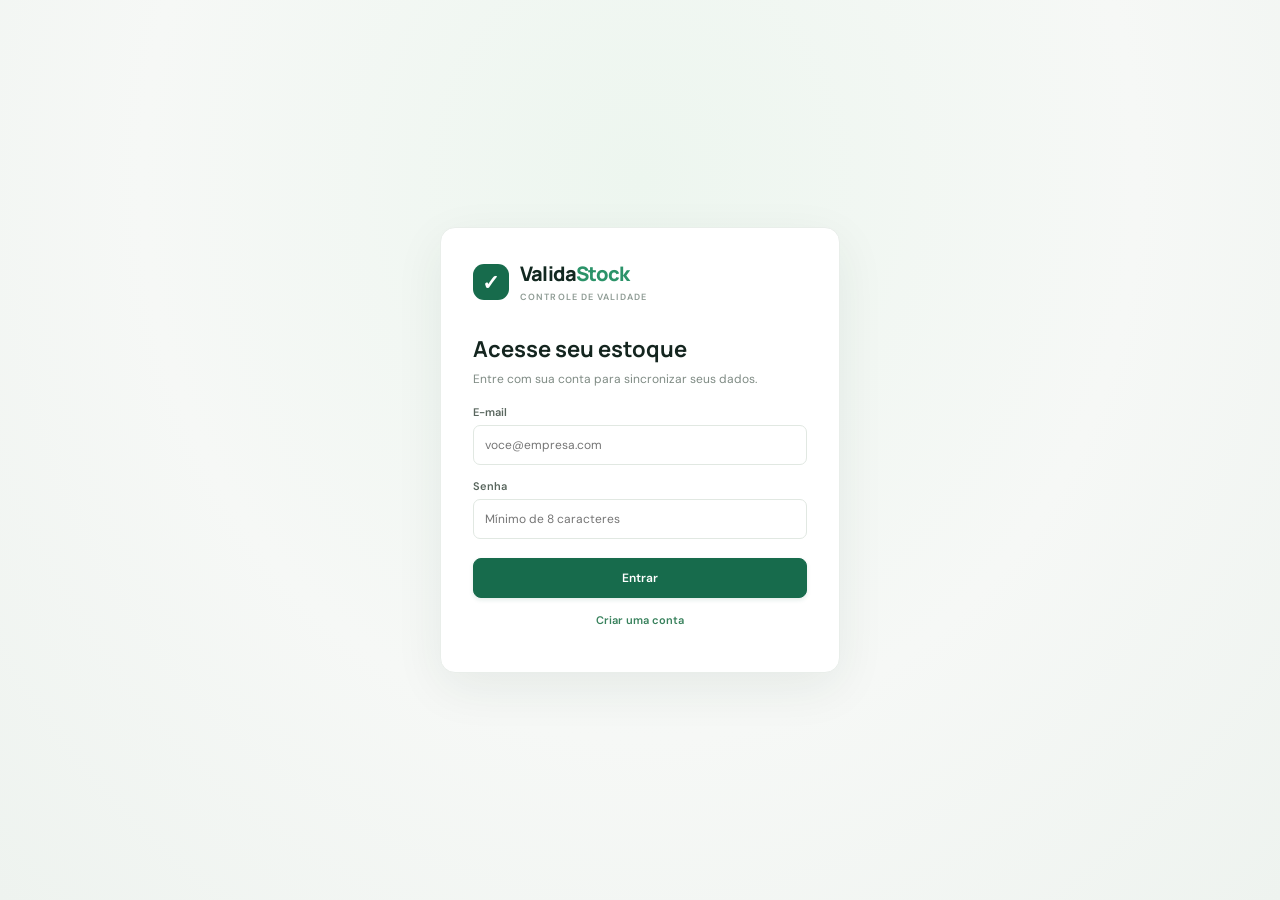
<file: index.html>
<!doctype html>
<html lang="pt-BR">
<head>
  <meta charset="utf-8"><meta name="viewport" content="width=device-width, initial-scale=1">
  <meta name="theme-color" content="#102a23"><title>ValidaStock · Controle de validade</title>
  <link rel="manifest" href="manifest.json"><link rel="stylesheet" href="style.css">
</head>
<body>
<div class="auth-screen" id="authScreen"><form id="authForm" class="auth-card"><div class="brand auth-brand"><span class="brand-icon">✓</span><span>Valida<span>Stock</span><small>CONTROLE DE VALIDADE</small></span></div><h1 id="authHeading">Acesse seu estoque</h1><p>Entre com sua conta para sincronizar seus dados.</p><label>E-mail<input type="email" name="email" autocomplete="email" required placeholder="voce@empresa.com"></label><label>Senha<input type="password" name="password" autocomplete="current-password" required minlength="8" placeholder="Mínimo de 8 caracteres"></label><button class="primary" id="authSubmit">Entrar</button><button type="button" class="auth-toggle" id="authToggle">Criar uma conta</button><div id="authError" class="auth-error"></div></form></div>
<aside class="sidebar"><a class="brand" href="#inicio"><span class="brand-icon">✓</span><span>Valida<span>Stock</span><small>CONTROLE DE VALIDADE</small></span></a>
  <div class="side-label">MENU PRINCIPAL</div><nav>
    <button class="nav-item active" data-page="inicio"><span>▦</span> Visão geral</button>
    <button class="nav-item" data-page="estoque"><span>▤</span> Estoque e lotes</button>
    <button class="nav-item" data-page="movimentos"><span>↕</span> Movimentações</button>
  </nav><div class="sidebar-bottom"><div class="store-icon">⌂</div><div><b>Mercado Exemplo</b><small>Loja principal</small></div><span class="online">●</span></div>
</aside>
<main class="main"><header class="topbar"><button class="mobile-menu" id="menuBtn">☰</button><div><div class="crumb">ValidaStock <span>/</span> <b id="crumb">Visão geral</b></div><div class="date" id="today"></div></div><div class="top-actions"><span class="status-pill"><i></i> Estoque atualizado</span><div class="avatar">KA</div></div></header>
<section class="page active" id="page-inicio"><div class="welcome"><div><div class="eyebrow">PAINEL DE CONTROLE</div><h1>Bom dia, equipe <span>👋</span></h1><p>Acompanhe os prazos e mantenha seu estoque em dia.</p></div><button class="primary" id="newLotTop">＋ Registrar lote</button></div>
  <div class="stats"><article class="stat"><div class="stat-top"><span>Lotes ativos</span><span class="stat-icon green">▤</span></div><strong id="countActive">0</strong><small>com saldo disponível</small></article><article class="stat warning"><div class="stat-top"><span>Vencem em até 15 dias</span><span class="stat-icon amber">◷</span></div><strong id="countUrgent">0</strong><small>precisam de atenção</small></article><article class="stat danger"><div class="stat-top"><span>Vencidos</span><span class="stat-icon red">!</span></div><strong id="countExpired">0</strong><small>verifique e registre a baixa</small></article><article class="stat"><div class="stat-top"><span>Vencem hoje</span><span class="stat-icon blue">▣</span></div><strong id="countToday">0</strong><small>lotes para conferir</small></article></div>
  <div class="content-grid"><section class="panel"><div class="panel-head"><div><h2>Validades que precisam de atenção</h2><p>Os próximos itens a vencer no seu estoque</p></div><button class="text-button" data-goto="estoque">Ver estoque →</button></div><div class="table-wrap"><table><thead><tr><th>PRODUTO</th><th>LOTE</th><th>VALIDADE</th><th>QUANTIDADE</th><th>SITUAÇÃO</th></tr></thead><tbody id="attentionRows"></tbody></table></div></section>
  <aside class="panel quick-panel"><div class="panel-head"><div><h2>Acesso rápido</h2><p>Atalhos para o dia a dia</p></div></div><button class="quick-action" id="newProduct"><span class="quick-icon">＋</span><span><b>Cadastrar produto</b><small>Adicione um item ao catálogo</small></span><span class="arrow">›</span></button><button class="quick-action" id="newLot"><span class="quick-icon">▣</span><span><b>Registrar lote</b><small>Informe validade e quantidade</small></span><span class="arrow">›</span></button><div class="tip"><span>✦</span><div><b>Dica de controle</b><p>Use a regra PVPS: primeiro que vence, primeiro que sai. Priorize sempre os lotes com validade mais próxima.</p></div></div></aside></div>
</section>
<section class="page" id="page-estoque"><div class="page-title"><div><div class="eyebrow">CATÁLOGO E LOTES</div><h1>Estoque e lotes</h1><p>Consulte os produtos e acompanhe cada validade.</p></div><div class="button-row"><button class="secondary" id="newProduct2">＋ Produto</button><button class="primary" id="newLot2">＋ Registrar lote</button></div></div><div class="panel inventory-panel"><div class="filters"><label class="search">⌕ <input id="search" placeholder="Buscar produto, código ou lote..."></label><select id="statusFilter"><option value="">Todas as situações</option><option value="Vencido">Vencido</option><option value="Vence hoje">Vence hoje</option><option value="Urgente">Urgente</option><option value="Atenção">Atenção</option><option value="Normal">Normal</option></select></div><div class="table-wrap"><table><thead><tr><th>PRODUTO</th><th>CÓDIGO / LOTE</th><th>SETOR</th><th>VALIDADE</th><th>SALDO</th><th>SITUAÇÃO</th><th></th></tr></thead><tbody id="inventoryRows"></tbody></table></div><div class="empty hidden" id="emptyState"><div>▤</div><b>Nenhum lote encontrado</b><p>Adicione seu primeiro lote para começar o controle.</p><button class="primary" id="emptyAdd">＋ Registrar lote</button></div></div></section>
<section class="page" id="page-movimentos"><div class="page-title"><div><div class="eyebrow">HISTÓRICO</div><h1>Movimentações</h1><p>Entradas, saídas, ajustes e descartes registrados.</p></div></div><div class="panel"><div class="table-wrap"><table><thead><tr><th>DATA</th><th>PRODUTO / LOTE</th><th>TIPO</th><th>QUANTIDADE</th><th>MOTIVO</th></tr></thead><tbody id="movementRows"></tbody></table></div><div class="empty hidden" id="movementEmpty"><div>↕</div><b>Nenhuma movimentação registrada</b><p>As movimentações aparecerão aqui.</p></div></div></section>
</main>
<dialog id="productDialog"><form id="productForm" method="dialog"><div class="modal-head"><div><div class="eyebrow">CATÁLOGO</div><h2>Novo produto</h2></div><button type="button" class="close" data-close>×</button></div><label>Nome do produto<input name="name" required placeholder="Ex.: Leite integral 1 L"></label><div class="form-row"><label>Código de barras<input name="barcode" inputmode="numeric" placeholder="Opcional"><button type="button" class="scan-button" id="scanBarcode">▣ Ler com a câmera</button><small id="barcodeLookupStatus" class="field-hint">A busca de nomes consulta o catálogo público Open Food Facts quando disponível.</small></label><label>Marca<input name="brand" placeholder="Opcional"></label></div><div class="form-row"><label>Setor<input name="sector" placeholder="Ex.: Laticínios"></label><label>Unidade<select name="unit"><option>UN</option><option>KG</option><option>LT</option><option value="CX">CX</option></select></label></div><div class="modal-actions"><button type="button" class="secondary" data-close>Cancelar</button><button class="primary">Salvar produto</button></div></form></dialog>
<dialog id="barcodeDialog" class="scanner-dialog"><div class="modal-head"><div><div class="eyebrow">CADASTRO DE PRODUTO</div><h2>Leia o código de barras</h2></div><button type="button" class="close" id="closeBarcodeScanner" aria-label="Fechar leitor">×</button></div><video id="barcodeVideo" autoplay muted playsinline></video><p id="barcodeStatus" class="scanner-status" role="status">Aponte a câmera para o código de barras.</p></dialog>
<dialog id="lotDialog"><form id="lotForm" method="dialog"><div class="modal-head"><div><div class="eyebrow">CONTROLE DE ESTOQUE</div><h2>Registrar lote</h2></div><button type="button" class="close" data-close>×</button></div><label>Localizar produto pelo código de barras<div class="form-row"><input id="lotBarcode" inputmode="numeric" placeholder="Digite ou escaneie o código"><button type="button" class="scan-button" id="scanLotBarcode">▣ Ler com a câmera</button></div><small id="lotBarcodeStatus" class="field-hint" role="status">O código seleciona um produto já cadastrado na sua conta.</small></label><label>Produto<select name="productId" id="lotProduct" required></select></label><div class="form-row"><label>Código do lote<input name="batch" placeholder="Ex.: LT-2026-01"></label><label>Setor<input name="sector" placeholder="Ex.: Laticínios"></label></div><div class="form-row"><label>Data de entrada<input name="entry" type="date" required></label><label>Data de validade<input name="expiry" type="date" required></label></div><label>Quantidade recebida<input name="quantity" type="number" min="0.001" step="0.001" required placeholder="0"></label><div class="modal-actions"><button type="button" class="secondary" data-close>Cancelar</button><button class="primary">Salvar lote</button></div></form></dialog>
<dialog id="movementDialog"><form id="movementForm" method="dialog"><div class="modal-head"><div><div class="eyebrow">ESTOQUE</div><h2 id="movementTitle">Registrar saída</h2></div><button type="button" class="close" data-close>×</button></div><div id="movementProduct" class="selected-product"></div><label>Tipo<select name="type"><option value="saida">Saída</option><option value="descarte">Descarte</option><option value="ajuste_saida">Ajuste de saída</option></select></label><label>Quantidade<input name="quantity" type="number" min="0.001" step="0.001" required></label><label>Motivo / justificativa<input name="reason" required placeholder="Informe o motivo"></label><div class="modal-actions"><button type="button" class="secondary" data-close>Cancelar</button><button class="primary">Registrar movimentação</button></div></form></dialog>
<div class="toast" id="toast"></div><script src="supabase-config.js"></script><script src="app.js"></script>
</body></html>
</file>
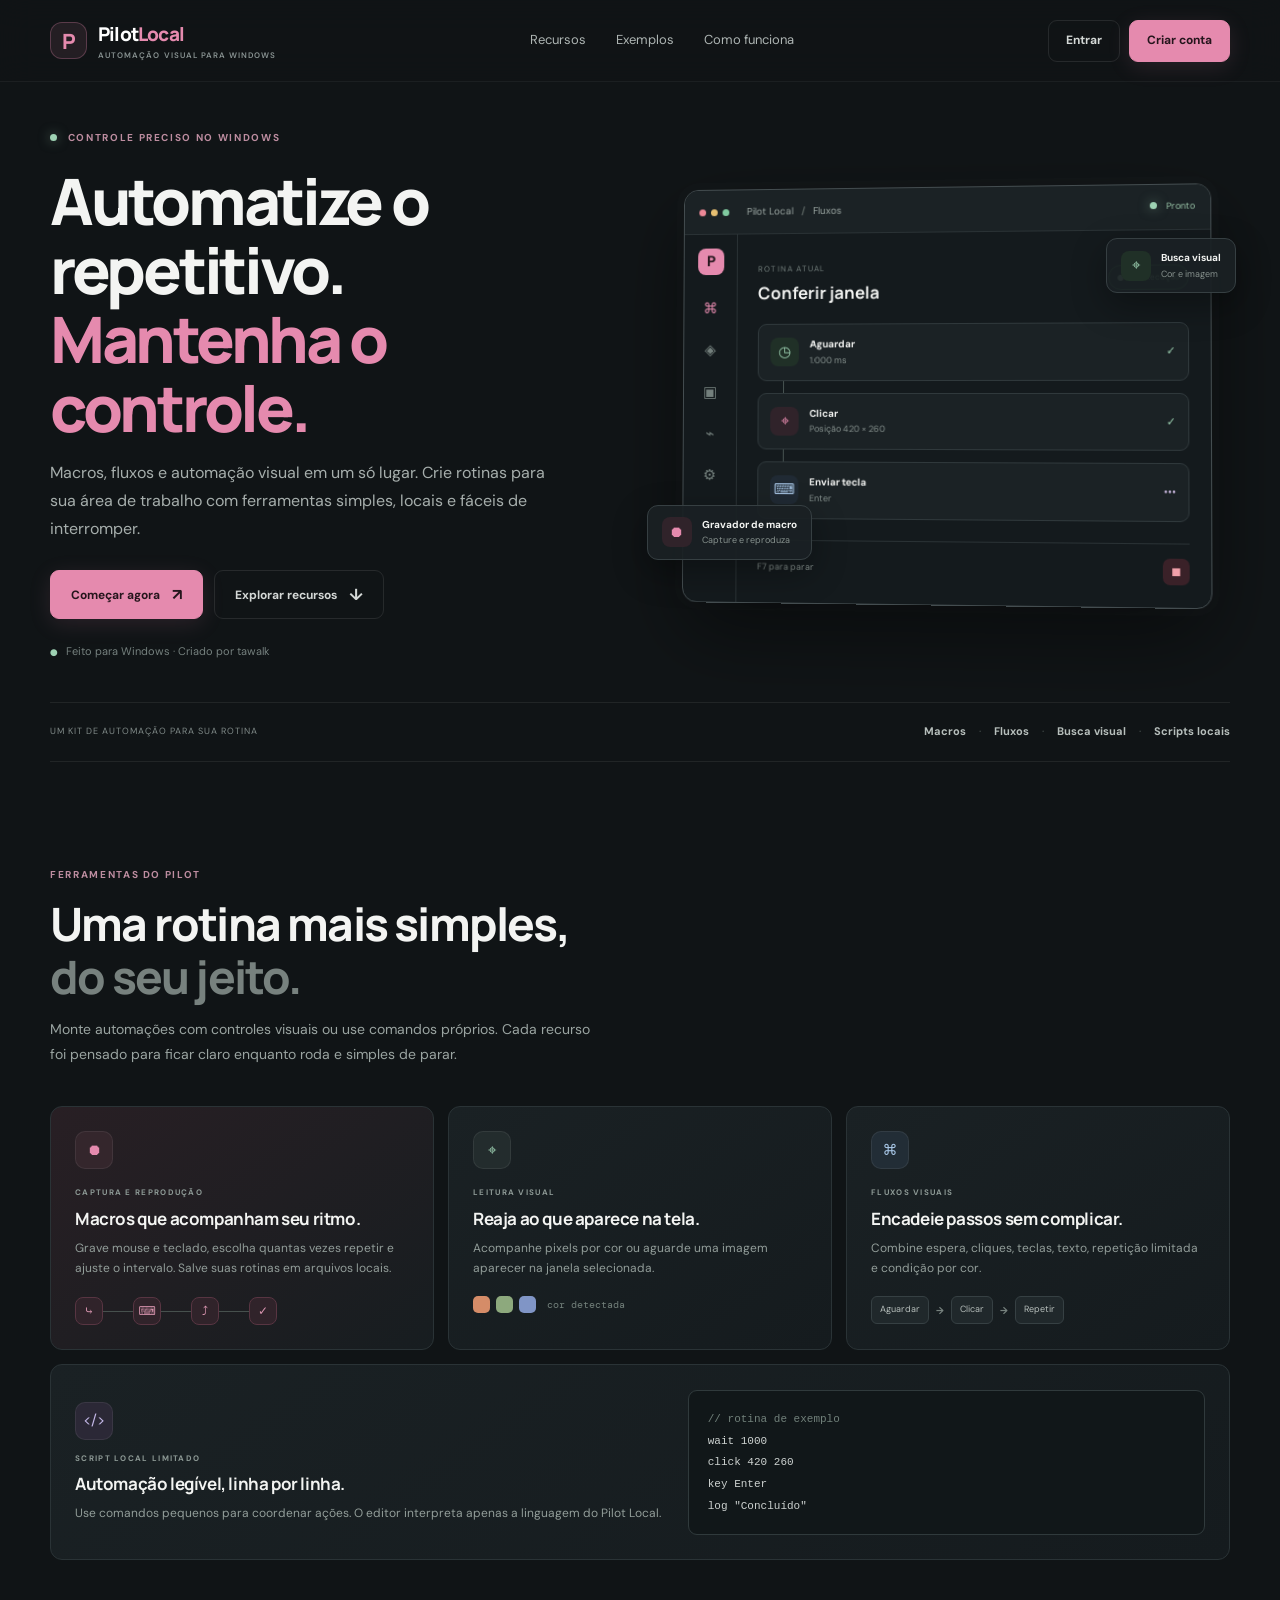
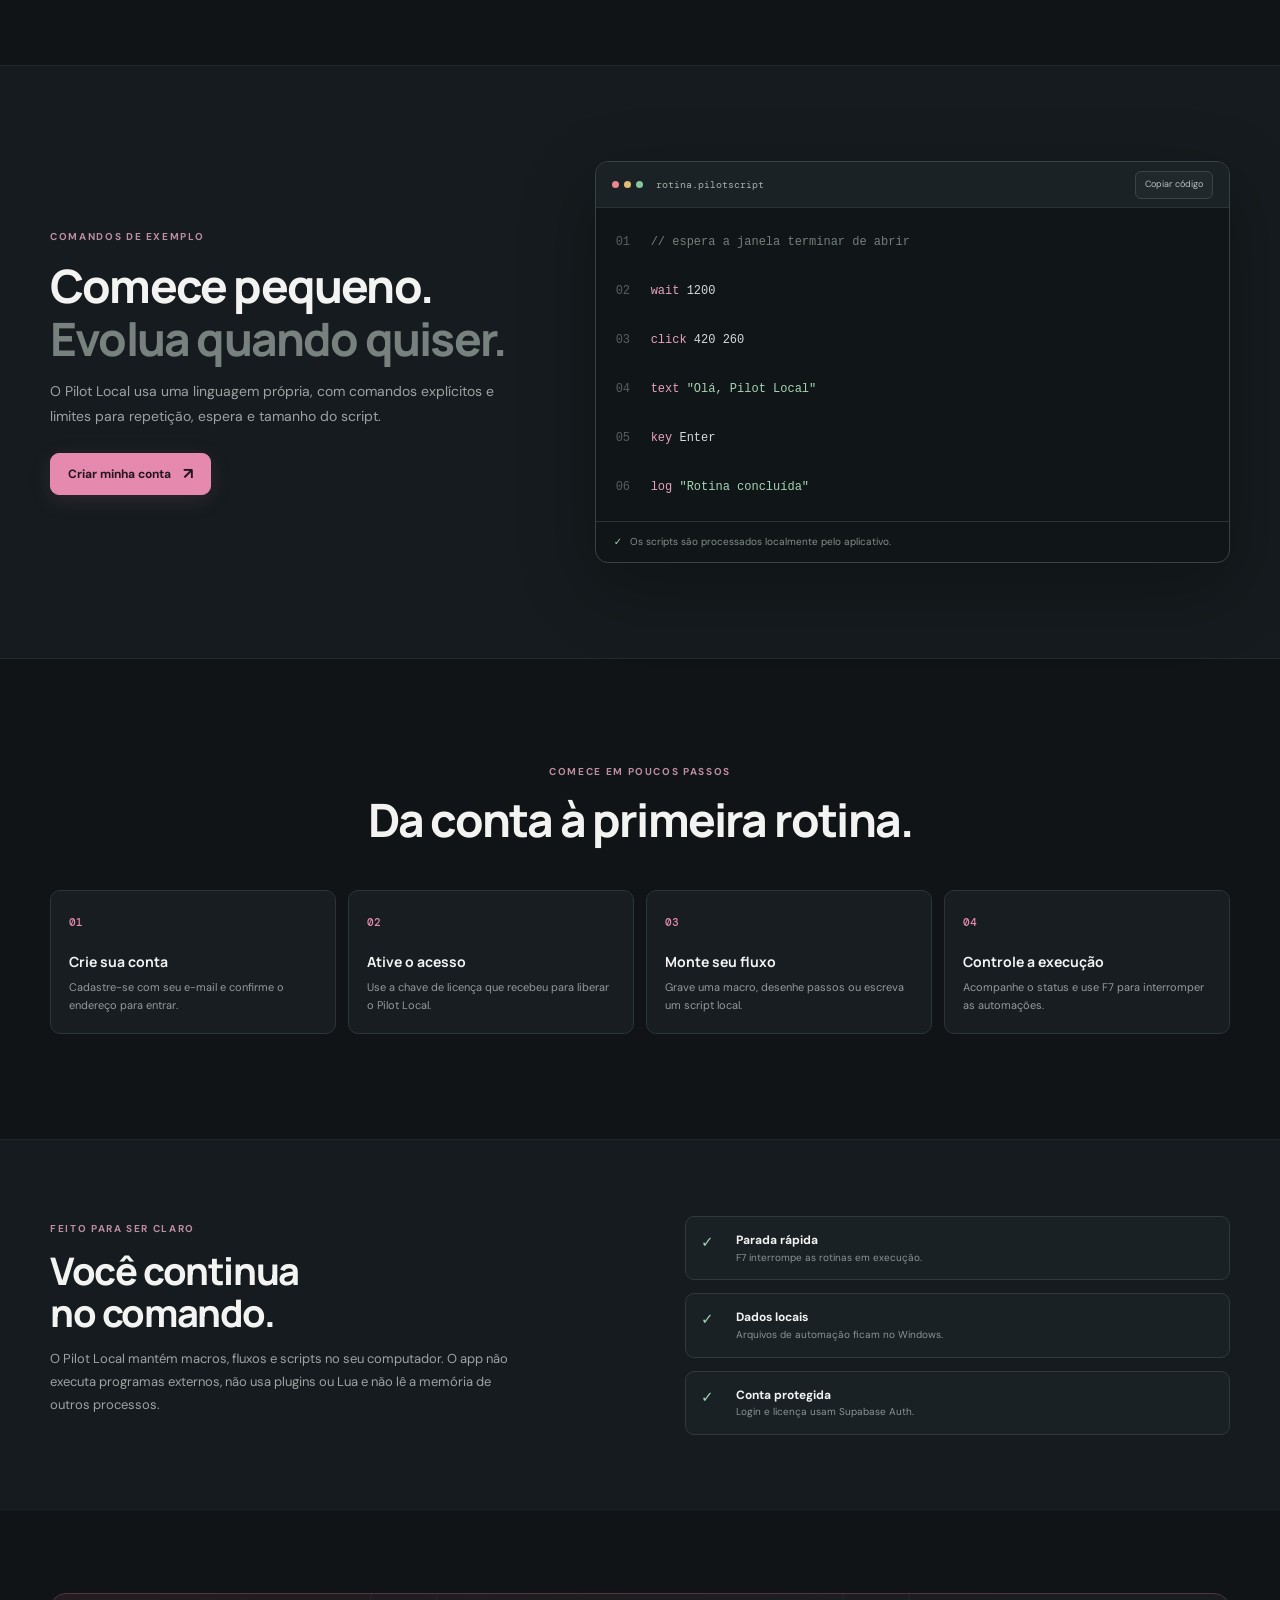
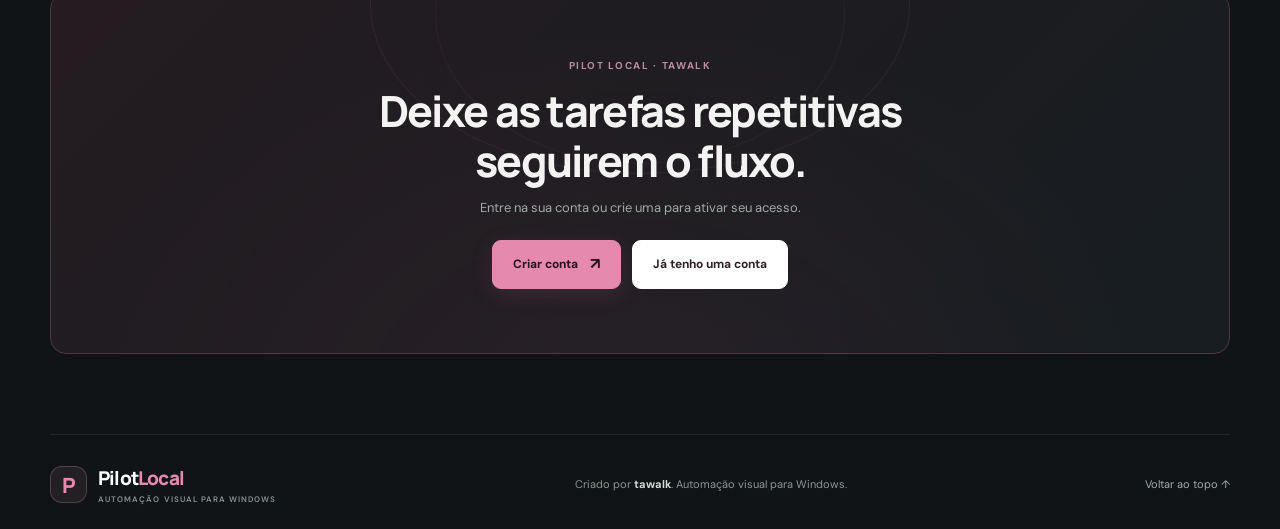
<file: pilotlocal/index.html>
<!doctype html>
<html lang="pt-BR">
<head>
  <meta charset="utf-8">
  <meta name="viewport" content="width=device-width, initial-scale=1">
  <meta name="theme-color" content="#101416">
  <meta name="description" content="Pilot Local: automação visual para Windows com macros, fluxos, busca por cor e imagem e scripts seguros.">
  <title>Pilot Local · Automação visual para Windows</title>
  <link rel="stylesheet" href="./pilotlocal.css">
</head>
<body>
  <header class="site-header">
    <a class="brand" href="#top" aria-label="Pilot Local início"><span class="brand-mark">P</span><span>Pilot<span class="accent">Local</span><small>AUTOMAÇÃO VISUAL PARA WINDOWS</small></span></a>
    <nav class="main-nav" aria-label="Navegação principal">
      <a href="#recursos">Recursos</a><a href="#exemplos">Exemplos</a><a href="#como-funciona">Como funciona</a>
    </nav>
    <div class="header-actions"><button class="button button-quiet" data-open-auth="login">Entrar</button><button class="button button-primary" data-open-auth="signup">Criar conta</button></div>
    <button class="menu-button" id="menuButton" aria-label="Abrir menu">☰</button>
  </header>

  <main id="top">
    <section class="hero section-wrap">
      <div class="hero-copy">
        <div class="eyebrow"><span class="live-dot"></span> CONTROLE PRECISO NO WINDOWS</div>
        <h1>Automatize o repetitivo.<br><span class="gradient-text">Mantenha o controle.</span></h1>
        <p class="hero-lead">Macros, fluxos e automação visual em um só lugar. Crie rotinas para sua área de trabalho com ferramentas simples, locais e fáceis de interromper.</p>
        <div class="hero-actions"><button class="button button-primary button-large" data-open-auth="signup">Começar agora <span>↗</span></button><a class="button button-quiet button-large" href="#recursos">Explorar recursos <span>↓</span></a></div>
        <div class="hero-note"><span>●</span> Feito para Windows · Criado por tawalk</div>
      </div>
      <div class="hero-visual" aria-label="Prévia ilustrativa do Pilot Local">
        <div class="window-frame">
          <div class="window-top"><div class="window-dots"><i></i><i></i><i></i></div><span>Pilot Local <b>/</b> Fluxos</span><span class="window-status"><i></i> Pronto</span></div>
          <div class="app-preview">
            <aside class="preview-nav"><div class="preview-logo">P</div><span class="selected">⌘</span><span>◈</span><span>▣</span><span>⌁</span><span>⚙</span></aside>
            <div class="preview-main"><div class="preview-heading"><div><small>ROTINA ATUAL</small><h3>Conferir janela</h3></div><span class="pill">● Em execução</span></div>
              <div class="flow-step"><span class="step-icon">◷</span><span><b>Aguardar</b><small>1.000 ms</small></span><span class="step-check">✓</span></div>
              <div class="flow-line"></div><div class="flow-step"><span class="step-icon pink">⌖</span><span><b>Clicar</b><small>Posição 420 × 260</small></span><span class="step-check">✓</span></div>
              <div class="flow-line"></div><div class="flow-step"><span class="step-icon blue">⌨</span><span><b>Enviar tecla</b><small>Enter</small></span><span class="step-next">•••</span></div>
              <div class="preview-footer"><span>F7 para parar</span><button aria-label="Parar fluxo">■</button></div>
            </div>
          </div>
        </div>
        <div class="float-card float-top"><span class="float-icon">⌖</span><span><b>Busca visual</b><small>Cor e imagem</small></span></div>
        <div class="float-card float-bottom"><span class="float-icon pink">⏺</span><span><b>Gravador de macro</b><small>Capture e reproduza</small></span></div>
        <div class="visual-glow"></div>
      </div>
    </section>

    <section class="trust-strip section-wrap"><span>UM KIT DE AUTOMAÇÃO PARA SUA ROTINA</span><div><b>Macros</b><i>·</i><b>Fluxos</b><i>·</i><b>Busca visual</b><i>·</i><b>Scripts locais</b></div></section>

    <section class="section-wrap section-block" id="recursos">
      <div class="section-heading"><div class="eyebrow">FERRAMENTAS DO PILOT</div><h2>Uma rotina mais simples,<br><span class="muted-heading">do seu jeito.</span></h2><p>Monte automações com controles visuais ou use comandos próprios. Cada recurso foi pensado para ficar claro enquanto roda e simples de parar.</p></div>
      <div class="feature-grid">
        <article class="feature-card feature-main"><div class="feature-icon pink">⏺</div><div class="feature-tag">CAPTURA E REPRODUÇÃO</div><h3>Macros que acompanham seu ritmo.</h3><p>Grave mouse e teclado, escolha quantas vezes repetir e ajuste o intervalo. Salve suas rotinas em arquivos locais.</p><div class="mini-timeline"><span>⤷</span><i></i><span>⌨</span><i></i><span>⤴</span><i></i><span>✓</span></div></article>
        <article class="feature-card"><div class="feature-icon green">⌖</div><div class="feature-tag">LEITURA VISUAL</div><h3>Reaja ao que aparece na tela.</h3><p>Acompanhe pixels por cor ou aguarde uma imagem aparecer na janela selecionada.</p><div class="color-samples"><i></i><i></i><i></i><span>cor detectada</span></div></article>
        <article class="feature-card"><div class="feature-icon blue">⌘</div><div class="feature-tag">FLUXOS VISUAIS</div><h3>Encadeie passos sem complicar.</h3><p>Combine espera, cliques, teclas, texto, repetição limitada e condição por cor.</p><div class="flow-chips"><span>Aguardar</span><b>→</b><span>Clicar</span><b>→</b><span>Repetir</span></div></article>
        <article class="feature-card feature-wide"><div><div class="feature-icon violet">&lt;/&gt;</div><div class="feature-tag">SCRIPT LOCAL LIMITADO</div><h3>Automação legível, linha por linha.</h3><p>Use comandos pequenos para coordenar ações. O editor interpreta apenas a linguagem do Pilot Local.</p></div><pre class="mini-code"><code><span class="code-muted">// rotina de exemplo</span>
wait 1000
click 420 260
key Enter
log "Concluído"</code></pre></article>
      </div>
    </section>

    <section class="example-section" id="exemplos"><div class="section-wrap example-layout"><div class="section-heading"><div class="eyebrow">COMANDOS DE EXEMPLO</div><h2>Comece pequeno.<br><span class="muted-heading">Evolua quando quiser.</span></h2><p>O Pilot Local usa uma linguagem própria, com comandos explícitos e limites para repetição, espera e tamanho do script.</p><button class="button button-primary" data-open-auth="signup">Criar minha conta <span>↗</span></button></div>
      <div class="code-window"><div class="code-header"><span><i></i><i></i><i></i></span><b>rotina.pilotscript</b><button class="copy-button" id="copyExample">Copiar código</button></div><pre><code><span class="line"><em>01</em><span class="code-muted">// espera a janela terminar de abrir</span></span>
<span class="line"><em>02</em><span class="code-key">wait</span> 1200</span>
<span class="line"><em>03</em><span class="code-key">click</span> 420 260</span>
<span class="line"><em>04</em><span class="code-key">text</span> <span class="code-string">"Olá, Pilot Local"</span></span>
<span class="line"><em>05</em><span class="code-key">key</span> Enter</span>
<span class="line"><em>06</em><span class="code-key">log</span> <span class="code-string">"Rotina concluída"</span></span></code></pre><div class="code-caption"><span>✓</span> Os scripts são processados localmente pelo aplicativo.</div></div>
    </div></section>

    <section class="section-wrap section-block" id="como-funciona"><div class="section-heading centered"><div class="eyebrow">COMECE EM POUCOS PASSOS</div><h2>Da conta à primeira rotina.</h2></div><div class="steps-grid"><article><span class="step-number">01</span><h3>Crie sua conta</h3><p>Cadastre-se com seu e-mail e confirme o endereço para entrar.</p></article><article><span class="step-number">02</span><h3>Ative o acesso</h3><p>Use a chave de licença que recebeu para liberar o Pilot Local.</p></article><article><span class="step-number">03</span><h3>Monte seu fluxo</h3><p>Grave uma macro, desenhe passos ou escreva um script local.</p></article><article><span class="step-number">04</span><h3>Controle a execução</h3><p>Acompanhe o status e use F7 para interromper as automações.</p></article></div></section>

    <section class="security-section"><div class="section-wrap security-layout"><div><div class="eyebrow">FEITO PARA SER CLARO</div><h2>Você continua<br>no comando.</h2><p>O Pilot Local mantém macros, fluxos e scripts no seu computador. O app não executa programas externos, não usa plugins ou Lua e não lê a memória de outros processos.</p></div><div class="security-points"><div><span>✓</span><b>Parada rápida</b><small>F7 interrompe as rotinas em execução.</small></div><div><span>✓</span><b>Dados locais</b><small>Arquivos de automação ficam no Windows.</small></div><div><span>✓</span><b>Conta protegida</b><small>Login e licença usam Supabase Auth.</small></div></div></div></section>

    <section class="cta-section section-wrap"><div class="cta-card"><div class="cta-orbit orbit-one"></div><div class="cta-orbit orbit-two"></div><div class="eyebrow">PILOT LOCAL · TAWALK</div><h2>Deixe as tarefas repetitivas<br>seguirem o fluxo.</h2><p>Entre na sua conta ou crie uma para ativar seu acesso.</p><div class="hero-actions"><button class="button button-primary button-large" data-open-auth="signup">Criar conta <span>↗</span></button><button class="button button-light button-large" data-open-auth="login">Já tenho uma conta</button></div></div></section>
  </main>

  <footer class="site-footer section-wrap"><a class="brand" href="#top"><span class="brand-mark">P</span><span>Pilot<span class="accent">Local</span><small>AUTOMAÇÃO VISUAL PARA WINDOWS</small></span></a><p>Criado por <b>tawalk</b>. Automação visual para Windows.</p><a href="#top">Voltar ao topo ↑</a></footer>

  <dialog class="auth-dialog" id="authDialog"><button class="dialog-close" id="closeAuth" aria-label="Fechar">×</button><div class="auth-brand"><span class="brand-mark">P</span><div><b>Pilot<span class="accent">Local</span></b><small>CONTA E LICENÇA</small></div></div>
    <section id="authPanel"><div class="eyebrow" id="authEyebrow">SUA CONTA</div><h2 id="authTitle">Entre no Pilot Local</h2><p class="auth-intro" id="authIntro">Acesse sua conta para conferir e ativar sua licença.</p>
      <form id="authForm"><label for="authEmail">E-mail</label><input id="authEmail" type="email" autocomplete="email" required placeholder="voce@exemplo.com"><label for="authPassword">Senha</label><input id="authPassword" type="password" autocomplete="current-password" required minlength="8" placeholder="Pelo menos 8 caracteres"><button class="button button-primary auth-submit" id="authSubmit">Entrar</button></form>
      <button class="auth-link" id="authSwitch">Ainda não tem conta? Criar conta</button><button class="auth-link" id="forgotLink">Esqueci minha senha</button><div class="form-message" id="authMessage" role="status" aria-live="polite"></div>
    </section>
    <section id="resetPanel" hidden><div class="eyebrow">RECUPERAÇÃO DE ACESSO</div><h2>Escolha uma nova senha</h2><p class="auth-intro">O link é individual e só pode ser usado uma vez.</p><form id="resetForm"><label for="newPassword">Nova senha</label><input id="newPassword" type="password" autocomplete="new-password" minlength="8" required><label for="confirmPassword">Confirme a nova senha</label><input id="confirmPassword" type="password" autocomplete="new-password" minlength="8" required><button class="button button-primary auth-submit">Salvar nova senha</button></form><div class="form-message" id="resetMessage" role="status" aria-live="polite"></div></section>
    <section id="accountPanel" hidden><div class="eyebrow">ÁREA DA CONTA</div><h2 id="accountTitle">Acesso</h2><p class="auth-intro" id="accountIntro"></p><div id="customerPanel" hidden><div class="license-status" id="licenseStatus"></div><form id="activateForm"><label for="licenseKey">Chave de ativação</label><input id="licenseKey" autocomplete="off" placeholder="PL-XXXXXXXX-XXXXXXXX-..."><button class="button button-primary auth-submit">Ativar licença</button></form></div><div id="creatorPanel" hidden><div class="creator-form"><label>Quantidade<input id="licenseCount" type="number" min="1" max="25" value="1"></label><label>Dias de uso<input id="licenseDuration" type="number" min="1" max="3650" value="30"></label><label>Prazo para ativar<input id="licenseActivation" type="number" min="1" max="3650" value="30"></label></div><button class="button button-primary auth-submit" id="createKeys">Gerar chaves</button><textarea id="issuedKeys" rows="3" readonly placeholder="As chaves aparecem aqui uma única vez."></textarea><div class="license-list-head"><b>Chaves emitidas</b><button class="auth-link" id="refreshKeys">Atualizar</button></div><div class="license-list" id="licenseList"></div></div><button class="auth-link" id="signOut">Sair da conta</button></section>
    <p class="auth-privacy">Sua senha é validada pelo Supabase Auth. Nunca compartilhe sua chave de ativação.</p>
  </dialog>
  <div class="toast" id="toast" role="status" aria-live="polite"></div>
  <script src="./pilotlocal.js"></script>
</body>
</html>
</file>
<file: style.css>
@import url('https://fonts.googleapis.com/css2?family=DM+Sans:wght@400;500;600;700&family=Manrope:wght@400;500;600;700;800&display=swap');
:root{--ink:#14251f;--muted:#7c8882;--line:#e9eeea;--green:#176b4c;--green-dark:#102a23;--pale:#eef6f1;--amber:#a8610c;--red:#ba4949;--blue:#3e6da4}*{box-sizing:border-box}body{margin:0;background:#f8faf8;color:var(--ink);font-family:'DM Sans',sans-serif;font-size:14px}.sidebar{width:250px;background:#fff;border-right:1px solid var(--line);position:fixed;inset:0 auto 0 0;padding:29px 19px;display:flex;flex-direction:column;z-index:4}.brand{display:flex;gap:11px;align-items:center;text-decoration:none;color:#122820;font:800 20px Manrope,sans-serif;letter-spacing:-.8px}.brand>span:last-child>span{color:#2b9369}.brand small{display:block;font:600 9px 'DM Sans';color:#8e9b94;letter-spacing:1.1px;margin-top:4px}.brand-icon{height:36px;width:36px;border-radius:11px;background:var(--green);color:white;display:grid;place-items:center;font-size:21px}.side-label{font:700 10px 'DM Sans';color:#a3ada7;letter-spacing:1px;margin:55px 0 13px 10px}.sidebar nav{display:grid;gap:5px}.nav-item{border:0;background:none;border-radius:9px;padding:12px 11px;text-align:left;color:#727f78;font:500 14px 'DM Sans';cursor:pointer}.nav-item span{display:inline-block;width:27px;font-size:17px}.nav-item.active{background:#edf5ef;color:#176b4c;font-weight:700}.sidebar-bottom{margin-top:auto;border-top:1px solid var(--line);padding:17px 1px 0;display:flex;align-items:center;gap:10px}.store-icon{width:36px;height:36px;background:#f0f4f1;border-radius:10px;display:grid;place-items:center;font-size:19px}.sidebar-bottom b,.sidebar-bottom small{display:block}.sidebar-bottom b{font-size:12px}.sidebar-bottom small{font-size:11px;color:var(--muted);margin-top:4px}.online{color:#4caf78;margin-left:auto;font-size:10px}.main{margin-left:250px;max-width:1700px;padding:0 43px 50px}.topbar{height:82px;border-bottom:1px solid var(--line);display:flex;align-items:center;justify-content:space-between}.crumb{font-size:12px;color:#87938c}.crumb span{margin:0 8px;color:#c1c8c3}.crumb b{color:#405149;font-weight:600}.date{font-size:12px;color:#a0aaa4;margin-top:7px}.top-actions{display:flex;align-items:center;gap:19px}.status-pill{font-size:11px;color:#718079;background:#fff;padding:8px 11px;border:1px solid var(--line);border-radius:20px}.status-pill i{display:inline-block;width:6px;height:6px;background:#44ad70;border-radius:50%;margin:0 5px 1px 0}.avatar{width:34px;height:34px;border-radius:50%;background:#d7eadf;color:#276849;display:grid;place-items:center;font-size:11px;font-weight:700}.page{display:none;padding-top:34px}.page.active{display:block}.welcome,.page-title{display:flex;align-items:center;justify-content:space-between;margin:0 0 25px}.eyebrow{font-size:10px;color:#589373;font-weight:700;letter-spacing:1.05px}.welcome h1,.page-title h1{font:700 27px Manrope,sans-serif;letter-spacing:-1px;margin:7px 0 6px}.welcome p,.page-title p{font-size:13px;color:#849087;margin:0}.primary,.secondary{border-radius:8px;padding:11px 15px;font:600 12px 'DM Sans';cursor:pointer}.primary{border:1px solid var(--green);background:var(--green);color:white;box-shadow:0 2px 4px #176b4c20}.primary:hover{background:#10583d}.secondary{background:white;color:#35443c;border:1px solid #dfe6e0}.stats{display:grid;grid-template-columns:repeat(4,1fr);gap:15px;margin-bottom:19px}.stat{background:white;border:1px solid var(--line);border-radius:11px;padding:17px 18px;min-height:132px}.stat-top{display:flex;justify-content:space-between;align-items:center;color:#69766f;font-size:12px}.stat strong{display:block;font:700 29px Manrope,sans-serif;margin:11px 0 2px}.stat small{font-size:11px;color:#9aa49e}.stat-icon{width:29px;height:29px;border-radius:8px;display:grid;place-items:center;font-weight:700}.green{background:#e8f4ec;color:#398158}.amber{background:#fff4df;color:#b77a20}.red{background:#fff0ed;color:#c45c4c}.blue{background:#eaf2fb;color:#4a79ad}.content-grid{display:grid;grid-template-columns:minmax(0,1.7fr) minmax(280px,1fr);gap:17px}.panel{background:#fff;border:1px solid var(--line);border-radius:11px;overflow:hidden}.panel-head{padding:18px 19px 14px;display:flex;justify-content:space-between;align-items:center}.panel-head h2{font:700 14px Manrope,sans-serif;margin:0}.panel-head p{font-size:11px;color:#929d96;margin:5px 0 0}.text-button{border:0;background:none;color:#36815c;font:600 11px;cursor:pointer}.table-wrap{overflow:auto}table{border-collapse:collapse;width:100%;text-align:left;white-space:nowrap}thead{background:#fafcfb}th{font-size:9px;letter-spacing:.65px;color:#99a39d;padding:11px 14px;font-weight:700}td{border-top:1px solid #eff2ef;padding:12px 14px;font-size:11px;color:#59665f}td:first-child{color:#24352c;font-weight:600}.quick-panel{padding-bottom:15px}.quick-action{width:calc(100% - 32px);margin:0 16px;padding:12px 1px;border:0;border-top:1px solid #f0f2f0;background:white;display:flex;align-items:center;text-align:left;gap:11px;cursor:pointer;color:var(--ink)}.quick-icon{width:34px;height:34px;border-radius:9px;background:#eff6f1;color:#4b946b;display:grid;place-items:center;font-size:18px}.quick-action b,.quick-action small{display:block}.quick-action b{font-size:11px}.quick-action small{font-size:10px;color:#939d97;margin-top:4px}.quick-action .arrow{margin-left:auto;color:#a7b0aa;font-size:22px}.tip{margin:14px 16px 0;padding:12px;background:#f1f7f2;border-radius:8px;display:flex;gap:9px;color:#548265}.tip>span{font-size:14px}.tip b{font-size:10px}.tip p{font-size:10px;line-height:1.55;color:#78877e;margin:5px 0 0}.page-title{margin-bottom:20px}.button-row{display:flex;gap:9px}.inventory-panel{padding-bottom:5px}.filters{padding:14px 17px;display:flex;gap:10px;border-bottom:1px solid var(--line)}.search{flex:1;max-width:420px;border:1px solid #e5eae6;border-radius:7px;padding:8px 11px;color:#8c9891}.search input{border:0;outline:0;font:12px 'DM Sans';width:90%;margin-left:6px}.filters select,select{font:12px 'DM Sans';border:1px solid #e5eae6;border-radius:7px;background:white;padding:9px 12px;color:#526057}.badge{display:inline-block;border-radius:20px;padding:5px 8px;font-size:9px;font-weight:700}.b-red{background:#ffefed;color:#b04c43}.b-amber{background:#fff3df;color:#a76a0b}.b-green{background:#eaf5ed;color:#348055}.b-blue{background:#eaf2fb;color:#4474a8}.icon-btn{border:0;background:none;color:#718078;cursor:pointer;font-size:15px}.empty{text-align:center;padding:47px 20px;color:#76837b}.empty>div{font-size:25px;color:#79a58a;margin-bottom:8px}.empty b{display:block;font-size:13px}.empty p{font-size:11px;color:#9aa49e;margin:6px 0 16px}.hidden{display:none!important}dialog{border:0;border-radius:14px;padding:0;width:min(480px,calc(100vw - 28px));box-shadow:0 20px 70px #18332635}dialog::backdrop{background:#10251d66;backdrop-filter:blur(2px)}dialog form{padding:23px}.modal-head{display:flex;justify-content:space-between;margin-bottom:20px}.modal-head h2{font:700 20px Manrope;margin:5px 0}.close{border:0;background:#f4f6f4;border-radius:50%;width:30px;height:30px;font-size:20px;color:#758078;cursor:pointer}dialog label{display:block;font-size:11px;color:#59665e;font-weight:600;margin:13px 0}dialog input,dialog select{display:block;width:100%;margin-top:6px;padding:10px;border:1px solid #e1e8e2;border-radius:7px;font:12px 'DM Sans';color:#24352c;outline-color:#71a988}.form-row{display:grid;grid-template-columns:1fr 1fr;gap:12px}.modal-actions{display:flex;justify-content:flex-end;gap:8px;margin-top:22px}.selected-product{background:#f1f7f2;padding:12px;border-radius:8px;font-size:12px;font-weight:700;color:#3b7655}.toast{position:fixed;bottom:25px;left:50%;transform:translate(-50%,20px);opacity:0;background:#183e2e;color:#fff;padding:11px 17px;border-radius:8px;font-size:12px;transition:.2s;pointer-events:none;z-index:10}.toast.show{opacity:1;transform:translate(-50%,0)}.mobile-menu{display:none}
@media(max-width:1100px){.sidebar{width:215px}.main{margin-left:215px;padding:0 25px 40px}.stats{grid-template-columns:repeat(2,1fr)}.content-grid{grid-template-columns:1fr}.quick-panel{display:grid;grid-template-columns:1fr 1fr}.quick-panel>.panel-head,.quick-panel>.tip{grid-column:1/-1}.quick-action{width:auto;margin:0 16px}}
@media(max-width:700px){.sidebar{width:250px;transform:translateX(-100%);transition:.2s;box-shadow:8px 0 30px #0001}.sidebar.open{transform:translateX(0)}.main{margin:0;padding:0 15px 35px}.topbar{height:67px}.mobile-menu{display:block;border:0;background:none;font-size:20px;color:#385248;margin-right:10px}.topbar>div:nth-child(2){margin-right:auto}.top-actions{gap:8px}.status-pill{font-size:0;padding:9px}.status-pill i{margin:0}.date{font-size:10px}.page{padding-top:24px}.welcome,.page-title{align-items:flex-start;gap:15px}.welcome h1,.page-title h1{font-size:22px}.welcome p,.page-title p{max-width:230px;line-height:1.5}.welcome>.primary{font-size:0;padding:11px 12px;white-space:nowrap}.welcome>.primary:first-letter{font-size:14px}.stats{gap:9px}.stat{min-height:118px;padding:13px}.stat-top{font-size:10px}.stat strong{font-size:25px}.stat small{font-size:9px}.content-grid{gap:12px}.panel-head{padding:15px}.panel-head h2{font-size:12px}.panel-head p{font-size:10px}.quick-panel{display:block}.quick-action{width:calc(100% - 32px)}.filters{flex-direction:column}.search{max-width:none}.filters select{width:100%}.button-row{gap:5px}.button-row button{font-size:10px;padding:10px}.page-title{flex-wrap:wrap}.page-title>.button-row{width:100%}.page-title>.button-row button{flex:1}.form-row{grid-template-columns:1fr;gap:0}th,td{padding:11px 10px}}
.auth-screen{position:fixed;inset:0;z-index:20;background:radial-gradient(ellipse at 50% 20%,#edf6ef 0,#f6f8f6 55%,#eef3ef 100%);display:grid;place-items:center;padding:18px}.auth-card{background:#fff;width:min(400px,100%);padding:32px;border:1px solid var(--line);border-radius:15px;box-shadow:0 15px 50px #18332612}.auth-brand{margin-bottom:31px}.auth-card h1{font:700 22px Manrope,sans-serif;margin:0 0 7px}.auth-card>p{color:#7f8b84;font-size:12px;margin:0 0 18px}.auth-card label{display:block;font-size:11px;color:#59665e;font-weight:600;margin:14px 0}.auth-card input{display:block;width:100%;margin-top:6px;padding:11px;border:1px solid #e1e8e2;border-radius:7px;font:12px 'DM Sans';outline-color:#71a988}.auth-card .primary{width:100%;margin-top:5px}.auth-toggle{display:block;border:0;background:none;color:#38815c;font:600 11px 'DM Sans';margin:14px auto 0;cursor:pointer}.auth-error{font-size:11px;color:#b54840;line-height:1.5;margin-top:12px}.auth-card button:disabled{opacity:.6;cursor:wait}

.scan-button{display:block;margin-top:7px;padding:8px 10px;border:1px solid #dce8df;border-radius:7px;background:#f4f8f5;color:#28724e;font:600 11px 'DM Sans';cursor:pointer}.scan-button:hover{background:#eaf4ed}.scanner-dialog{padding:23px}.scanner-dialog .modal-head{margin-bottom:14px}.scanner-dialog video{display:block;width:100%;max-height:55vh;min-height:220px;object-fit:cover;border-radius:9px;background:#15251e}.scanner-status{min-height:18px;margin:12px 0 0;color:#68766d;font-size:12px;line-height:1.5}.scanner-status.error{color:#b54840}
.field-hint{display:block;margin-top:7px;color:#8a968e;font-size:10px;font-weight:400;line-height:1.45}.field-hint.error{color:#b54840}.field-hint a{color:#28724e}
</file>
<file: pilotlocal/pilotlocal.css>
@import url('https://fonts.googleapis.com/css2?family=DM+Mono:wght@400;500&family=DM+Sans:wght@400;500;600;700&family=Manrope:wght@400;500;600;700;800&display=swap');
:root{--bg:#101416;--panel:#171d20;--panel-soft:#1c2326;--ink:#f3f4f2;--muted:#a2aaa9;--line:#2b3336;--pink:#e58aae;--pink-light:#f2b6ce;--green:#9ed2b3;--blue:#a9c8e8;--violet:#c4b8e8;--max:1180px}*{box-sizing:border-box}html{scroll-behavior:smooth;scroll-padding-top:90px}body{margin:0;color:var(--ink);background:var(--bg);font-family:'DM Sans',system-ui,sans-serif;font-size:15px;line-height:1.55}button,a,input,textarea{font:inherit}a{color:inherit;text-decoration:none}button{cursor:pointer}.section-wrap{width:min(calc(100% - 48px),var(--max));margin-inline:auto}.site-header{height:82px;position:sticky;top:0;z-index:5;display:flex;align-items:center;justify-content:space-between;padding:0 max(calc((100vw - var(--max))/2),24px);border-bottom:1px solid #ffffff0d;background:#101416eF;backdrop-filter:blur(16px)}.brand{display:flex;align-items:center;gap:11px;color:#fff;font:800 19px Manrope,sans-serif;letter-spacing:-.8px}.brand>span:last-child>span{color:var(--pink)}.brand small{display:block;margin-top:3px;color:#899392;font:600 8px 'DM Sans',sans-serif;letter-spacing:1.05px}.brand-mark{width:37px;height:37px;display:grid;place-items:center;border:1px solid #e58aae48;border-radius:12px;background:#e58aae18;color:var(--pink);font:800 21px Manrope,sans-serif}.main-nav{display:flex;align-items:center;gap:30px;color:#aeb5b3;font-size:13px}.main-nav a:hover,.site-footer>a:hover{color:var(--pink)}.header-actions{display:flex;gap:9px}.button{display:inline-flex;align-items:center;justify-content:center;gap:12px;min-height:42px;padding:0 17px;border:1px solid transparent;border-radius:9px;font-size:12px;font-weight:700;transition:.2s}.button span{font-size:16px}.button-primary{color:#25151c;background:var(--pink);border-color:var(--pink);box-shadow:0 5px 22px #e58aae20}.button-primary:hover{background:#f0a5c1;transform:translateY(-1px)}.button-quiet{color:#d4d8d6;background:transparent;border-color:#ffffff18}.button-quiet:hover{background:#ffffff0a;border-color:#ffffff32}.button-light{color:#321e27;background:#fff;border-color:#fff}.button-light:hover{background:#f7eaf0}.button-large{min-height:49px;padding-inline:20px}.menu-button{display:none;background:transparent;color:white;border:1px solid var(--line);border-radius:8px;padding:7px 10px}
.hero{min-height:620px;display:grid;grid-template-columns:1fr 1.02fr;align-items:center;gap:45px;padding-top:42px;padding-bottom:36px}.eyebrow{color:#bd8da0;font-size:10px;font-weight:700;letter-spacing:1.65px}.live-dot,.window-status i{display:inline-block;width:7px;height:7px;border-radius:50%;background:#9ed2b3;box-shadow:0 0 12px #9ed2b380;margin-right:7px}.hero h1{margin:21px 0 17px;font:800 clamp(42px,5vw,64px)/1.08 Manrope,sans-serif;letter-spacing:-3.3px}.gradient-text{color:var(--pink)}.hero-lead{max-width:510px;margin:0;color:#a6aeac;font-size:16px;line-height:1.75}.hero-actions{display:flex;align-items:center;gap:11px;margin-top:27px}.hero-note{margin-top:24px;color:#75807e;font-size:11px}.hero-note span{color:var(--green);font-size:9px;margin-right:5px}.hero-visual{position:relative;min-height:430px;display:grid;place-items:center}.visual-glow{position:absolute;inset:10% 3%;z-index:-1;border-radius:50%;background:radial-gradient(ellipse,#d6789b19,transparent 67%);filter:blur(12px)}.window-frame{width:min(100%,530px);position:relative;z-index:1;overflow:hidden;border:1px solid #444d50;border-radius:15px;background:#141a1d;box-shadow:0 30px 80px #0007,0 0 0 7px #ffffff03;transform:perspective(1100px) rotateY(-4deg) rotateX(1deg)}.window-top{height:45px;display:flex;align-items:center;gap:18px;padding:0 15px;border-bottom:1px solid #2a3235;background:#1b2225;color:#9ca7a3;font-size:10px}.window-dots{display:flex;gap:5px}.window-dots i{width:7px;height:7px;border-radius:50%;background:#ed8897}.window-dots i:nth-child(2){background:#e6bf72}.window-dots i:nth-child(3){background:#80caa0}.window-top b{color:#596260;margin:0 5px}.window-status{margin-left:auto;color:#9cc8ab;font-size:9px}.app-preview{display:grid;grid-template-columns:55px 1fr;min-height:310px}.preview-nav{display:flex;flex-direction:column;align-items:center;gap:19px;padding:14px 0;border-right:1px solid #2a3235;color:#74807d;font-size:15px}.preview-logo{width:27px;height:27px;display:grid;place-items:center;margin-bottom:4px;border-radius:8px;background:#e58aae;color:#26171e;font-weight:800}.preview-nav .selected{color:var(--pink)}.preview-main{padding:22px 21px}.preview-heading{display:flex;align-items:center;justify-content:space-between;margin-bottom:20px}.preview-heading small{color:#737f7c;font-size:8px;letter-spacing:1.2px}.preview-heading h3{margin:3px 0 0;font:700 17px Manrope}.pill{padding:5px 8px;border:1px solid #39704b;border-radius:20px;background:#17271e;color:#a5d3b0;font-size:8px}.flow-step{display:flex;align-items:center;gap:11px;padding:12px;border:1px solid #30393c;border-radius:9px;background:#1b2225}.step-icon{width:29px;height:29px;display:grid;place-items:center;border-radius:8px;background:#203027;color:#9ed2b3}.step-icon.pink{background:#30232a;color:var(--pink)}.step-icon.blue{background:#202a34;color:var(--blue)}.flow-step b,.flow-step small{display:block}.flow-step b{font-size:10px}.flow-step small{margin-top:2px;color:#85908d;font-size:9px}.step-check,.step-next{margin-left:auto;color:#9ed2b3;font-size:11px}.step-next{color:#c6b5db}.flow-line{height:12px;width:1px;margin-left:26px;background:#485452}.preview-footer{display:flex;align-items:center;justify-content:space-between;margin-top:21px;padding-top:14px;border-top:1px solid #2a3235;color:#87918e;font-size:9px}.preview-footer button{width:26px;height:26px;border:0;border-radius:7px;background:#3a2128;color:#f2a0aa;font-size:10px}.float-card{position:absolute;z-index:2;display:flex;align-items:center;gap:10px;padding:11px 14px;border:1px solid #363f42;border-radius:11px;background:#1a2124ed;box-shadow:0 12px 35px #0005}.float-top{top:58px;right:-6px}.float-bottom{bottom:50px;left:-10px}.float-icon{width:30px;height:30px;display:grid;place-items:center;border-radius:8px;background:#203027;color:var(--green)}.float-icon.pink{background:#30232a;color:var(--pink)}.float-card b,.float-card small{display:block}.float-card b{font-size:10px}.float-card small{margin-top:2px;color:#87918e;font-size:9px}
.trust-strip{display:flex;align-items:center;justify-content:space-between;padding:20px 0 21px;border-top:1px solid #ffffff12;border-bottom:1px solid #ffffff12;color:#7f8987;font-size:9px;letter-spacing:1px}.trust-strip div{display:flex;gap:13px;color:#b7bfbc;font-size:11px;letter-spacing:0}.trust-strip i{color:#525c59;font-style:normal}.section-block{padding-top:105px;padding-bottom:105px}.section-heading h2{margin:14px 0 13px;font:750 clamp(32px,4vw,46px)/1.16 Manrope,sans-serif;letter-spacing:-1.8px}.muted-heading{color:#77817e}.section-heading>p{max-width:540px;color:#9aa4a1;font-size:14px;line-height:1.75}.feature-grid{display:grid;grid-template-columns:1fr 1fr 1fr;gap:14px;margin-top:40px}.feature-card{min-height:230px;padding:24px;border:1px solid #2a3336;border-radius:12px;background:linear-gradient(145deg,#1a2124,#151b1e)}.feature-main{background:linear-gradient(145deg,#281f24,#171d20)}.feature-icon{width:38px;height:38px;display:grid;place-items:center;margin-bottom:17px;border:1px solid #ffffff12;border-radius:10px;background:#232c2d;font-size:15px;color:var(--green)}.feature-icon.pink{background:#34262c;color:var(--pink)}.feature-icon.blue{background:#222d36;color:var(--blue)}.feature-icon.violet{background:#2b2836;color:var(--violet)}.feature-tag{color:#8d9995;font-size:8px;font-weight:700;letter-spacing:1.3px}.feature-card h3{margin:8px 0;font:700 17px Manrope,sans-serif;letter-spacing:-.4px}.feature-card p{margin:0;color:#929d99;font-size:12px;line-height:1.7}.mini-timeline{display:flex;align-items:center;margin-top:19px;color:#d995af}.mini-timeline span{width:28px;height:28px;display:grid;place-items:center;border:1px solid #583542;border-radius:8px;background:#30232a;font-size:12px}.mini-timeline i{height:1px;width:30px;background:#46504d}.color-samples{display:flex;align-items:center;gap:6px;margin-top:18px}.color-samples i{width:17px;height:17px;border-radius:5px;background:#d58c68}.color-samples i:nth-child(2){background:#8da97d}.color-samples i:nth-child(3){background:#8095c6}.color-samples span{margin-left:5px;color:#73807b;font:10px 'DM Mono',monospace}.flow-chips{display:flex;align-items:center;gap:7px;margin-top:18px}.flow-chips span{padding:6px 8px;border:1px solid #364043;border-radius:6px;background:#20282b;color:#b7bfbc;font-size:9px}.flow-chips b{color:#77827e;font-size:10px}.feature-wide{grid-column:span 3;min-height:196px;display:grid;grid-template-columns:1fr minmax(280px,.88fr);align-items:center;gap:25px}.feature-wide .feature-icon{margin-bottom:12px}.mini-code{margin:0;padding:17px 19px;border:1px solid #303a3c;border-radius:9px;background:#111719;color:#cdd2d0;font:11px/1.9 'DM Mono',monospace}.code-muted{color:#71807a}.code-key{color:#e7a3bc}.code-string{color:#a6d5b5}
.example-section{padding:95px 0;background:#151b1e;border-block:1px solid #ffffff10}.example-layout{display:grid;grid-template-columns:.85fr 1.15fr;align-items:center;gap:75px}.example-layout .section-heading>p{margin-bottom:25px}.code-window{overflow:hidden;border:1px solid #384246;border-radius:13px;background:#101517;box-shadow:0 25px 75px #0004}.code-header{height:46px;display:flex;align-items:center;gap:13px;padding:0 16px;border-bottom:1px solid #293234;background:#1b2225}.code-header>span{display:flex;gap:5px}.code-header i{width:7px;height:7px;border-radius:50%;background:#ec8792}.code-header i:nth-child(2){background:#dfbd74}.code-header i:nth-child(3){background:#83c89b}.code-header b{color:#a3aeaa;font:10px 'DM Mono',monospace}.copy-button{margin-left:auto;padding:6px 9px;border:1px solid #3a4446;border-radius:6px;background:#20282b;color:#bac3bf;font-size:9px}.copy-button:hover{border-color:#b67990;color:#f0b3c9}.code-window pre{margin:0;padding:22px 20px;color:#d5dad8;font:12px/2 'DM Mono',monospace;overflow:auto}.line{display:block}.line em{display:inline-block;width:35px;color:#55615d;font-style:normal}.code-caption{display:flex;align-items:center;gap:8px;padding:12px 18px;border-top:1px solid #293234;color:#81908a;font-size:10px}.code-caption span{color:var(--green)}.centered{text-align:center}.centered h2{margin-bottom:0}.centered .eyebrow{display:block}.steps-grid{display:grid;grid-template-columns:repeat(4,1fr);gap:12px;margin-top:43px}.steps-grid article{padding:19px 18px;border:1px solid #2c3537;border-radius:10px;background:#171d20}.step-number{color:var(--pink);font:500 11px 'DM Mono',monospace}.steps-grid h3{margin:19px 0 7px;font:700 14px Manrope}.steps-grid p{margin:0;color:#929d99;font-size:11px;line-height:1.65}.security-section{padding:76px 0;border-top:1px solid #ffffff0c;background:#151b1e}.security-layout{display:grid;grid-template-columns:1fr 1fr;align-items:center;gap:90px}.security-layout h2{margin:12px 0;font:750 38px/1.12 Manrope,sans-serif;letter-spacing:-1.4px}.security-layout p{max-width:480px;color:#9ba5a2;font-size:13px;line-height:1.8}.security-points{display:grid;gap:13px}.security-points div{display:grid;grid-template-columns:25px 1fr;column-gap:10px;padding:14px 15px;border:1px solid #30393b;border-radius:9px;background:#1a2124}.security-points span{grid-row:span 2;color:var(--green)}.security-points b{font-size:12px}.security-points small{color:#8a9591;font-size:10px}.cta-section{padding-top:82px;padding-bottom:80px}.cta-card{position:relative;overflow:hidden;padding:64px 25px;text-align:center;border:1px solid #533441;border-radius:16px;background:radial-gradient(ellipse at 50% 120%,#783e541c,transparent 65%),linear-gradient(135deg,#241c21,#171d20)}.cta-card .eyebrow,.cta-card h2,.cta-card p,.cta-card .hero-actions{position:relative;z-index:1}.cta-card h2{margin:13px 0;font:750 clamp(30px,4vw,43px)/1.15 Manrope,sans-serif;letter-spacing:-1.7px}.cta-card p{margin:0;color:#a0aaa7;font-size:13px}.cta-card .hero-actions{justify-content:center;margin-top:22px}.cta-orbit{position:absolute;top:-160px;left:50%;width:540px;height:340px;border:1px solid #d7839e18;border-radius:50%;transform:translateX(-50%)}.orbit-two{top:-130px;width:410px;height:300px;border-color:#d7839e12}.site-footer{min-height:100px;display:flex;align-items:center;justify-content:space-between;gap:20px;border-top:1px solid #ffffff12}.site-footer p{color:#8d9894;font-size:11px}.site-footer p b{color:#d7ddda}.site-footer>a:last-child{color:#a2adaa;font-size:11px}
.auth-dialog{position:fixed;width:min(calc(100% - 28px),440px);max-height:min(90vh,780px);overflow:auto;padding:30px;border:1px solid #364144;border-radius:16px;background:#171e21;color:var(--ink);box-shadow:0 30px 100px #0009}.auth-dialog::backdrop{background:#050809b8;backdrop-filter:blur(5px)}.dialog-close{position:absolute;top:13px;right:15px;width:30px;height:30px;border:1px solid #344043;border-radius:8px;background:#20282b;color:#bdc5c2;font-size:20px}.auth-brand{display:flex;align-items:center;gap:11px;margin-bottom:25px}.auth-brand b{font:800 17px Manrope}.auth-brand small{display:block;color:#889491;font-size:8px;letter-spacing:1px}.auth-dialog h2{margin:8px 0;font:750 26px Manrope;letter-spacing:-.7px}.auth-intro{margin:0 0 18px;color:#9ba6a2;font-size:12px;line-height:1.6}.auth-dialog label{display:block;margin:13px 0 6px;color:#aeb8b4;font-size:10px;font-weight:600}.auth-dialog input,.auth-dialog textarea{width:100%;min-height:42px;padding:10px 12px;border:1px solid #394446;border-radius:8px;outline:0;background:#101618;color:#f3f4f2;font-size:12px}.auth-dialog input:focus,.auth-dialog textarea:focus{border-color:#c77a98;box-shadow:0 0 0 3px #e58aae1a}.auth-submit{width:100%;margin-top:17px}.auth-link{display:block;margin:12px auto 0;border:0;background:transparent;color:#d994ad;font-size:11px}.auth-link:hover{color:#f5c0d3}.form-message{display:none;margin-top:13px;padding:10px 12px;border-radius:8px;font-size:11px;line-height:1.5}.form-message.error,.form-message.success{display:block}.form-message.error{background:#39232a;color:#efb5c0}.form-message.success{background:#203127;color:#b5ddc4}.auth-privacy{margin:22px 0 0;padding-top:14px;border-top:1px solid #2e3739;color:#77827e;font-size:9px}.license-status{margin:13px 0;padding:12px;border:1px solid #33403a;border-radius:8px;background:#1b2721;color:#b9ddc5;font-size:11px}.creator-form{display:grid;grid-template-columns:repeat(3,1fr);gap:8px}.creator-form label{font-size:9px}.creator-form input{min-height:38px}.auth-dialog textarea{min-height:auto;margin-top:12px;resize:vertical;color:#c5d9cb}.license-list-head{display:flex;align-items:center;justify-content:space-between;margin-top:18px;padding-top:13px;border-top:1px solid #30393b;font-size:11px}.license-list-head .auth-link{margin:0}.license-list{display:grid;gap:6px;max-height:180px;overflow:auto;margin-top:8px}.license-row{display:flex;align-items:center;justify-content:space-between;gap:8px;padding:9px 10px;border:1px solid #30393b;border-radius:7px;background:#111719;color:#bdc7c3;font-size:9px}.license-row small{display:block;margin-top:3px;color:#84908c}.license-row button{padding:5px 7px;border:1px solid #643b42;border-radius:5px;background:#301f23;color:#efb0ba;font-size:9px}.license-row button:disabled{opacity:.5}.toast{position:fixed;right:22px;bottom:22px;z-index:9;max-width:min(380px,calc(100% - 44px));padding:13px 16px;border:1px solid #424b4d;border-radius:9px;background:#20282b;color:#dce2df;box-shadow:0 10px 30px #0007;font-size:12px;opacity:0;transform:translateY(8px);pointer-events:none;transition:.2s}.toast.show{opacity:1;transform:translateY(0)}[hidden]{display:none!important}
@media(max-width:900px){.main-nav{gap:17px}.hero{grid-template-columns:1fr 1fr;gap:20px;min-height:560px}.hero h1{font-size:50px}.hero-visual{transform:scale(.92)}.example-layout{gap:35px}.feature-grid{grid-template-columns:1fr 1fr}.feature-wide{grid-column:span 2}.steps-grid{grid-template-columns:1fr 1fr}.security-layout{gap:45px}}
@media(max-width:680px){.section-wrap{width:min(calc(100% - 34px),var(--max))}.site-header{height:70px;padding:0 17px}.main-nav{display:none;position:absolute;top:69px;left:0;right:0;padding:14px 20px;border-bottom:1px solid var(--line);background:#13191b}.main-nav.open{display:grid;gap:0}.main-nav a{padding:12px 4px}.header-actions{margin-left:auto;margin-right:10px}.header-actions .button{min-height:36px;padding-inline:10px;font-size:10px}.menu-button{display:block}.hero{display:flex;flex-direction:column;align-items:stretch;gap:5px;padding-top:65px;padding-bottom:28px}.hero h1{font-size:clamp(40px,11vw,55px);letter-spacing:-2.4px}.hero-lead{font-size:14px}.hero-visual{min-height:350px;margin-top:5px;transform:none}.window-frame{width:calc(100% - 18px);transform:none}.float-top{top:34px;right:-4px}.float-bottom{bottom:28px;left:-4px}.trust-strip{align-items:flex-start;flex-direction:column;gap:9px}.trust-strip div{flex-wrap:wrap;gap:8px}.section-block{padding-top:73px;padding-bottom:73px}.section-heading h2{font-size:35px}.feature-grid{grid-template-columns:1fr}.feature-wide{grid-column:auto;grid-template-columns:1fr;gap:18px}.feature-card{min-height:unset}.example-section{padding:70px 0}.example-layout{grid-template-columns:1fr;gap:30px}.steps-grid{grid-template-columns:1fr 1fr;gap:9px}.steps-grid article{padding:15px 13px}.security-section{padding:62px 0}.security-layout{grid-template-columns:1fr;gap:25px}.security-layout h2{font-size:34px}.cta-section{padding-top:60px;padding-bottom:55px}.cta-card{padding:48px 17px}.cta-card h2{font-size:31px}.site-footer{align-items:flex-start;flex-wrap:wrap;padding-top:20px;padding-bottom:20px}.site-footer p{order:3;width:100%;margin:0}.site-footer .brand{font-size:16px}.auth-dialog{padding:23px}.creator-form{grid-template-columns:1fr 1fr}.hero-actions{flex-wrap:wrap}}
@media(prefers-reduced-motion:reduce){html{scroll-behavior:auto}*,*::before,*::after{transition:none!important;animation:none!important}}
</file>
